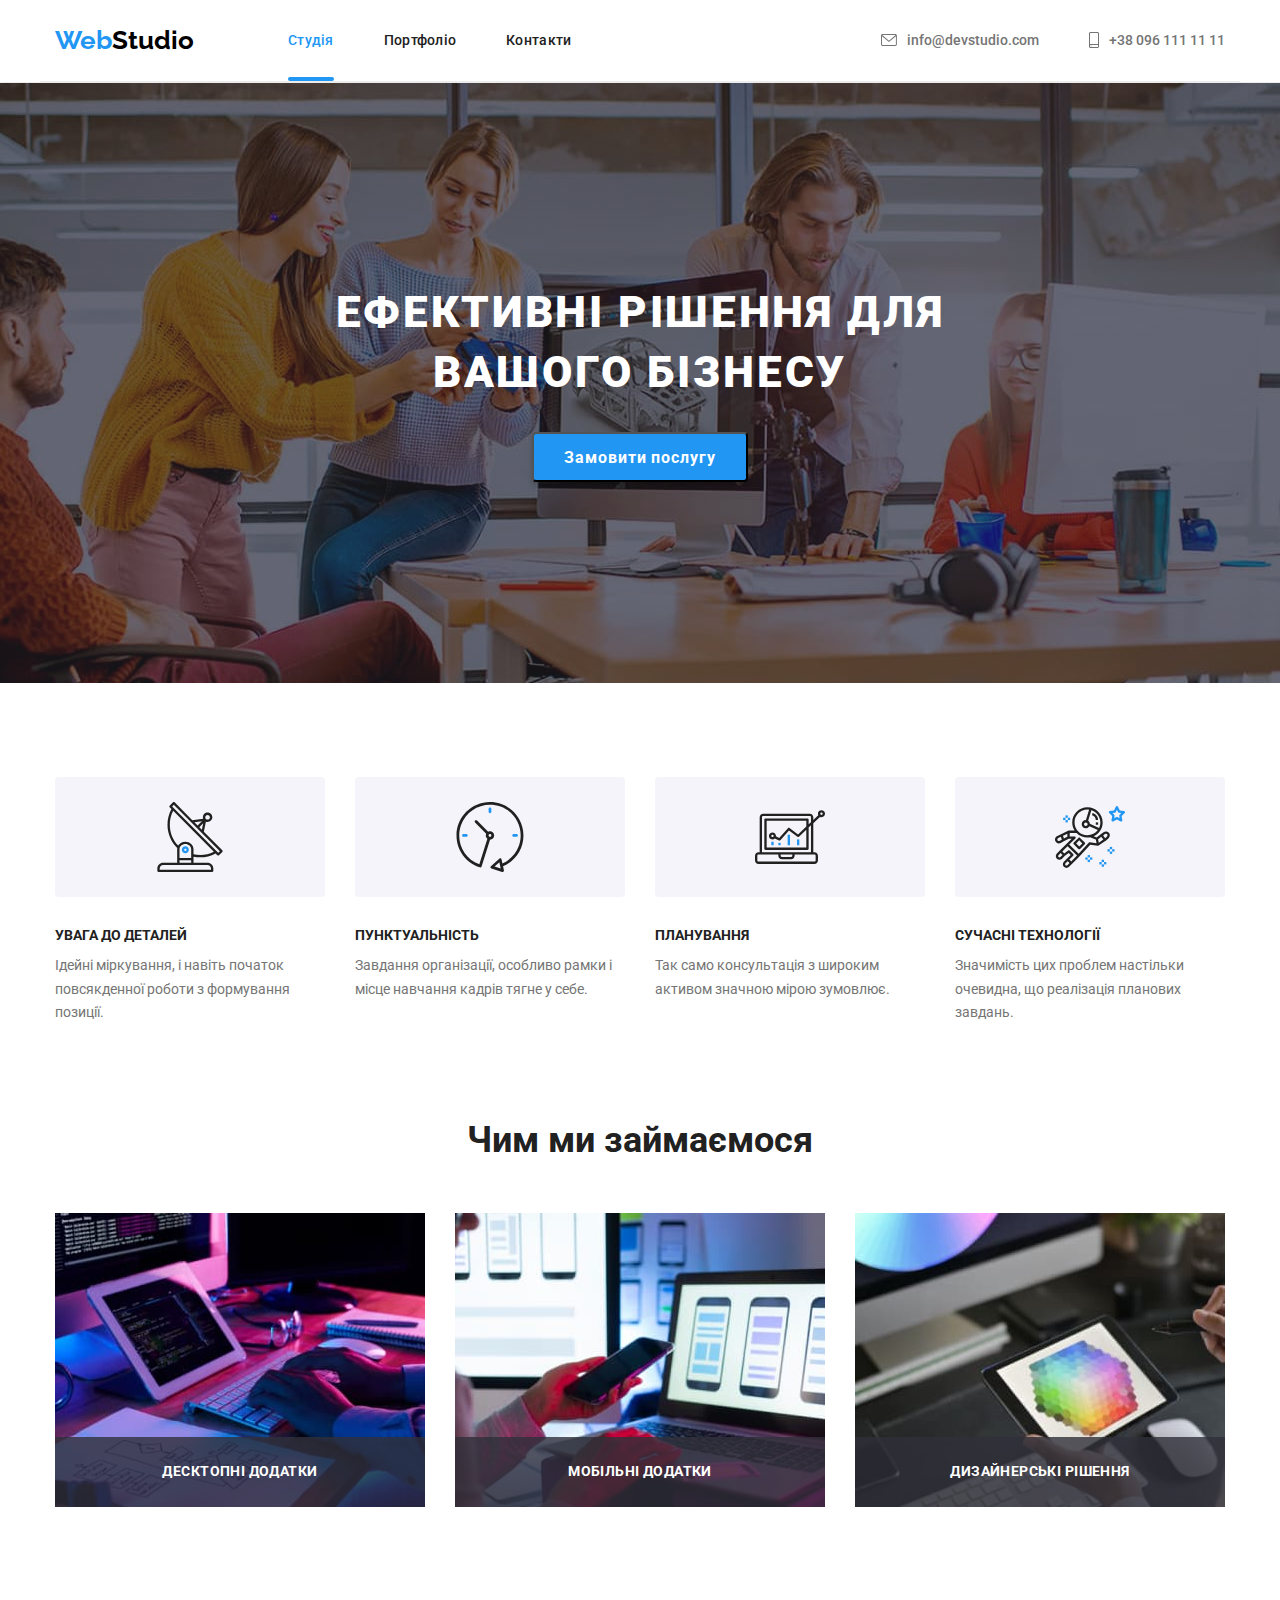
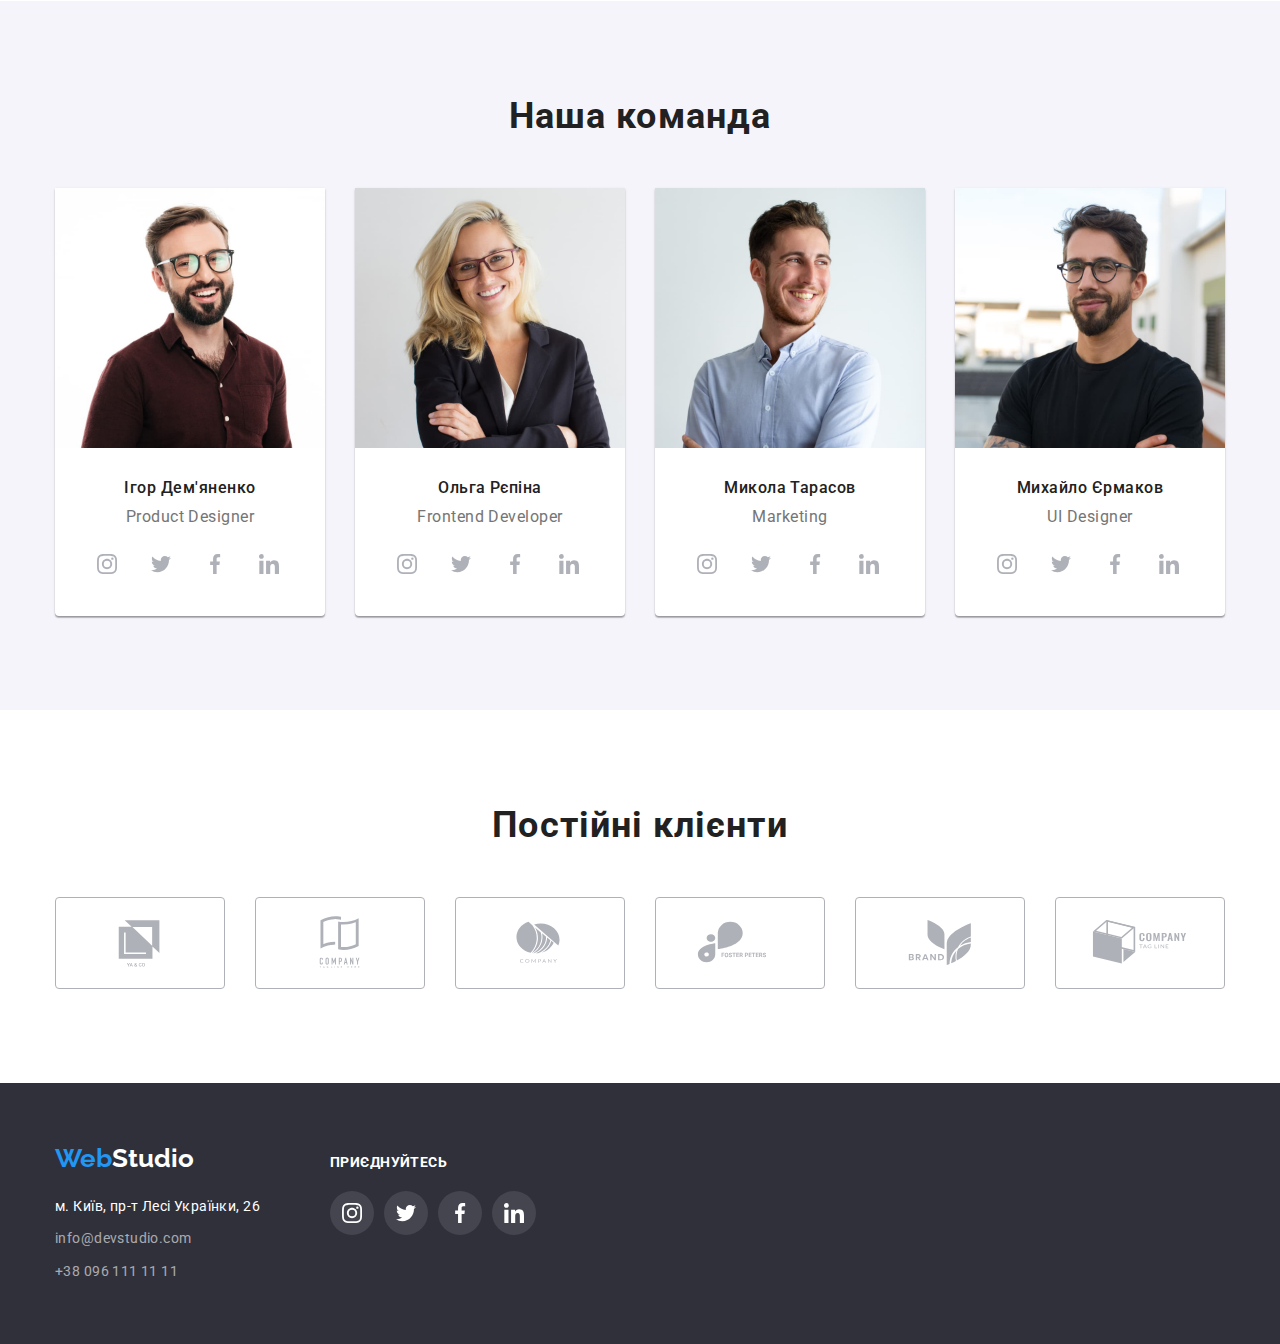
<file: index.html>
<!DOCTYPE html>
<html lang="uk">

<head>
    <meta charset="UTF-8">
    <meta name="viewport" content="width=device-width, initial-scale=1.0">
    <title>WebStudio</title>
    <link rel="preconnect" href="https://fonts.googleapis.com">
    <link rel="preconnect" href="https://fonts.gstatic.com" crossorigin>
    <link
        href="https://fonts.googleapis.com/css2?family=Comfortaa&family=Inter:wght@400;700&family=Montserrat:wght@400;500;700&family=Raleway:wght@700&family=Roboto:wght@400;500;700;900&display=swap"
        rel="stylesheet">
    <link rel="stylesheet" href="https://cdn.jsdelivr.net/npm/modern-normalize@2.0.0/modern-normalize.min.css">
    <link rel="stylesheet" href="./css/stylse.css">
</head>

<body>
    <header class="header">
        <div class="container header">
            <nav class="navigation">
                <a class="logo-header link" href="./index.html"><span class="logo-secondary">Web</span>Studio</a>
                <ul class="nav-list list">
                    <li class="item">
                        <a class="nav-link link active" href="./index.html">Студія</a>
                    </li>
                    <li class="item">
                        <a class="nav-link link" href="./portfolio.html">Портфоліо</a>
                    </li>
                    <li class="item">
                        <a class="nav-link link" href="">Контакти</a>
                    </li>
                </ul>

            </nav>
            <ul class="contacts-list list">
                <li class="item"><a class="contacts-link link" href="mailto:info@devstudio.com">
                        <svg class="studio-icons" width="16" height="12">
                            <use href="./imges/sprite.svg#envelope"></use>
                        </svg>info@devstudio.com</a>
                </li>
                <li class="item"><a class="contacts-link link" href="tel:+380961111111">
                        <svg class="studio-icons" width="10" height="16">
                            <use href="./imges/sprite.svg#smartphone"></use>
                        </svg>+38 096 111 11 11</a></li>
            </ul>
        </div>
    </header>
    <main>

        <section class="hero section">
            <div class="container">
                <h1 class="hero-title">Ефективні рішення для вашого бізнесу</h1>
                <button class="hero-btn" type="button" data-modal-open>Замовити послугу</button>
            </div>
        </section>

        <section class="features section">
            <div class="container">
                <h2 class="features-desc">Особливості</h2>
                <ul class="features-list list">
                    <li class="item">
                        <div class="item-icons">
                            <svg class="features-icons" width="70" height="70">
                                <use href="./imges/sprite.svg#antenna"></use>
                            </svg>
                        </div>
                        <h3 class="features-title">УВАГА ДО ДЕТАЛЕЙ</h3>
                        <p class="features-text">Ідейні міркування, і навіть початок повсякденної роботи з формування
                            позиції.</p>
                    </li>
                    <li class="item">
                        <div class="item-icons">
                            <svg class="features-icons" width="70" height="70">
                                <use href="./imges/sprite.svg#clock"></use>
                            </svg>
                        </div>
                        <h3 class="features-title">ПУНКТУАЛЬНІСТЬ</h3>
                        <p class="features-text">Завдання організації, особливо рамки і місце навчання кадрів тягне у
                            себе.
                        </p>
                    </li>
                    <li class="item">
                        <div class="item-icons">
                            <svg class="features-icons" width="70" height="70">
                                <use href="./imges/sprite.svg#diagram"></use>
                            </svg>
                        </div>
                        <h3 class="features-title">ПЛАНУВАННЯ</h3>
                        <p class="features-text">Так само консультація з широким активом значною мірою зумовлює.</p>
                    </li>
                    <li class="item">
                        <div class="item-icons">
                            <svg class="features-icons" width="70" height="70">
                                <use href="./imges/sprite.svg#astronaut"></use>
                            </svg>
                        </div>
                        <h3 class="features-title">СУЧАСНІ ТЕХНОЛОГІЇ</h3>
                        <p class="features-text">Значимість цих проблем настільки очевидна, що реалізація планових
                            завдань.
                        </p>
                    </li>
                </ul>
            </div>
        </section>

        <section class="services section">
            <div class="container services-gruop">
                <h2 class="services-title">Чим ми займаємося</h2>
                <ul class="services-list list">
                    <li class="item">
                        <img class="imge" src="./imges/works-on-tablet.jpg" alt="людина працює на планшеті" width="370">

                        <p class="services-text">Десктопні додатки</p>

                    </li>
                    <li class="item">
                        <img class="imge" src="./imges/designer-makes.jpg" alt="дизайнер робить макет" width="370">

                        <p class="services-text">Мобільні додатки</p>

                    </li>
                    <li class="item">
                        <img class="imge" src="./imges/color-spectrum.jpg" alt="спектр кольорів" width="370">

                        <p class="services-text">Дизайнерські рішення</p>

                    </li>
                </ul>
            </div>
        </section>

        <section class="team section">
            <div class="container team-gruop">
                <h2 class="team-title">Наша команда</h2>
                <ul class="team-list">
                    <li class="item">
                        <img class="imge" src="./imges/team-photo/igor-demyanenko.jpg" alt="фото Ігоря Дем'яненко"
                            width="270">
                        <div class="team-description">
                            <h3 class="team-name">Ігор Дем'яненко</h3>
                            <p class="team-text" lang="eu">Product Designer</p>
                            <ul class="team-list">
                                <li class="team-item">
                                    <a class="team-link" href="">
                                        <svg class="team-icons" width="20" height="20">
                                            <use href="./imges/sprite.svg#instagram"></use>
                                        </svg>
                                    </a>
                                </li>
                                <li class="team-item">
                                    <a class="team-link" href="">
                                        <svg class="team-icons" width="20" height="20">
                                            <use href="./imges/sprite.svg#twitter"></use>
                                        </svg>
                                    </a>
                                </li>
                                <li class="team-item">
                                    <a class="team-link" href="">
                                        <svg class="team-icons" width="20" height="20">
                                            <use href="./imges/sprite.svg#facebook">

                                            </use>
                                        </svg>
                                    </a>
                                </li>
                                <li class="team-item">
                                    <a class="team-link" href="">
                                        <svg class="team-icons" width="20" height="20">
                                            <use href="./imges/sprite.svg#linkedin">

                                            </use>
                                        </svg>
                                    </a>
                                </li>
                            </ul>
                        </div>
                    </li>
                    <li class="item">
                        <img class="imge" src="./imges/team-photo/olga-repina.jpg" alt="фото Ольги Рэпіной" width="270">
                        <div class="team-description">
                            <h3 class="team-name">Ольга Рєпіна</h3>
                            <p class="team-text" lang="eu">Frontend Developer</p>
                            <ul class="team-list">
                                <li class="team-item">
                                    <a class="team-link" href="">
                                        <svg class="team-icons" width="20" height="20">
                                            <use href="./imges/sprite.svg#instagram"></use>
                                        </svg>
                                    </a>
                                </li>
                                <li class="team-item">
                                    <a class="team-link" href="">
                                        <svg class="team-icons" width="20" height="20">
                                            <use href="./imges/sprite.svg#twitter"></use>
                                        </svg>
                                    </a>
                                </li>
                                <li class="team-item">
                                    <a class="team-link" href="">
                                        <svg class="team-icons" width="20" height="20">
                                            <use href="./imges/sprite.svg#facebook">

                                            </use>
                                        </svg>
                                    </a>
                                </li>
                                <li class="team-item">
                                    <a class="team-link" href="">
                                        <svg class="team-icons" width="20" height="20">
                                            <use href="./imges/sprite.svg#linkedin">

                                            </use>
                                        </svg>
                                    </a>
                                </li>
                            </ul>
                        </div>
                    </li>
                    <li class="item">
                        <img class="imge" src="./imges/team-photo/mikola-tarasov.jpg" alt="фото Миколи Тарасова"
                            width="270">
                        <div class="team-description">
                            <h3 class="team-name">Микола Тарасов</h3>
                            <p class="team-text" lang="eu">Marketing</p>
                            <ul class="team-list">
                                <li class="team-item">
                                    <a class="team-link" href="">
                                        <svg class="team-icons" width="20" height="20">
                                            <use href="./imges/sprite.svg#instagram"></use>
                                        </svg>
                                    </a>
                                </li>
                                <li class="team-item">
                                    <a class="team-link" href="">
                                        <svg class="team-icons" width="20" height="20">
                                            <use href="./imges/sprite.svg#twitter"></use>
                                        </svg>
                                    </a>
                                </li>
                                <li class="team-item">
                                    <a class="team-link" href="">
                                        <svg class="team-icons" width="20" height="20">
                                            <use href="./imges/sprite.svg#facebook">

                                            </use>
                                        </svg>
                                    </a>
                                </li>
                                <li class="team-item">
                                    <a class="team-link" href="">
                                        <svg class="team-icons" width="20" height="20">
                                            <use href="./imges/sprite.svg#linkedin">

                                            </use>
                                        </svg>
                                    </a>
                                </li>
                            </ul>
                        </div>
                    </li>
                    <li class="item">
                        <img class="imge" src="./imges/team-photo/mihaylo-ermakov.jpg" alt="фото Михайла Єрмакова"
                            width="270">
                        <div class="team-description">
                            <h3 class="team-name">Михайло Єрмаков</h3>
                            <p class="team-text" lang="eu">UI Designer</p>
                            <ul class="team-list">
                                <li class="team-item">
                                    <a class="team-link" href="">
                                        <svg class="team-icons" width="20" height="20">
                                            <use href="./imges/sprite.svg#instagram"></use>
                                        </svg>
                                    </a>
                                </li>
                                <li class="team-item">
                                    <a class="team-link" href="">
                                        <svg class="team-icons" width="20" height="20">
                                            <use href="./imges/sprite.svg#twitter"></use>
                                        </svg>
                                    </a>
                                </li>
                                <li class="team-item">
                                    <a class="team-link" href="">
                                        <svg class="team-icons" width="20" height="20">
                                            <use href="./imges/sprite.svg#facebook">

                                            </use>
                                        </svg>
                                    </a>
                                </li>
                                <li class="team-item">
                                    <a class="team-link" href="">
                                        <svg class="team-icons" width="20" height="20">
                                            <use href="./imges/sprite.svg#linkedin">

                                            </use>
                                        </svg>
                                    </a>
                                </li>
                            </ul>
                        </div>
                    </li>
                </ul>
            </div>
        </section>
        <section class="customers section">
            <div class="container">
                <h2 class="customers-title">Постійні клієнти</h2>
                <ul class="customers-list">
                    <li class="costomers-item">
                        <a class="costomers-link" href="">
                            <svg class="customers-icons" width="106" height="60">
                                <use href="./imges/sprite.svg#logo-1"></use>
                            </svg>
                        </a>
                    </li>
                    <li class="costomers-item">
                        <a class="costomers-link" href="">
                            <svg class="customers-icons" width="106" height="60">
                                <use href="./imges/sprite.svg#logo-2"></use>
                            </svg>
                        </a>
                    </li>
                    <li class="costomers-item">
                        <a class="costomers-link" href="">
                            <svg class="customers-icons" width="106" height="60">
                                <use href="./imges/sprite.svg#logo-3"></use>
                            </svg>
                        </a>
                    </li>
                    <li class="costomers-item">
                        <a class="costomers-link" href="">
                            <svg class="customers-icons" width="106" height="60">
                                <use href="./imges/sprite.svg#logo-4"></use>
                            </svg>
                        </a>
                    </li>
                    <li class="costomers-item">
                        <a class="costomers-link" href="">
                            <svg class="customers-icons" width="106" height="60">
                                <use href="./imges/sprite.svg#logo-5"></use>
                            </svg>
                        </a>
                    </li>
                    <li class="costomers-item">
                        <a class="costomers-link" href="">
                            <svg class="customers-icons" width="106" height="60">
                                <use href="./imges/sprite.svg#logo-6"></use>
                            </svg>
                        </a>
                    </li>
                </ul>
            </div>
        </section>
    </main>
    <footer class="footer">
        <div class="container-footer">
            <div class="address-group">
                <a class="logo-footer link" href="./index.html"><span class="logo-secondary">Web</span>Studio</a>
                <address class="contacts link">
                    <ul class="contacts-list-footer list">
                        <li class="item">
                            <a class="contacts-map link" href="https://goo.gl/maps/YsEpjzGzhALQQW4K9" target="_blank"
                                rel="noopener noreferrer">м. Київ, пр-т Лесі Українки, 26
                            </a>
                        </li>
                        <li class="item">
                            <a class="contacts-link-footer link" href="mailto:info@devstudio.com">info@devstudio.com
                            </a>
                        </li>
                        <li class="item">
                            <a class="contacts-link-footer link" href="tel:+380961111111">+38 096 111 11 11
                            </a>
                        </li>
                    </ul>

                </address>
            </div>
            <div class="social-network">
                <h2 class="social-network-title">приєднуйтесь</h2>
                <ul class="team-list">
                    <li class="team-item">
                        <a class="team-link" href="">
                            <svg class="team-icons" width="20" height="20">
                                <use href="./imges/sprite.svg#instagram"></use>
                            </svg>
                        </a>
                    </li>
                    <li class="team-item">
                        <a class="team-link" href="">
                            <svg class="team-icons" width="20" height="20">
                                <use href="./imges/sprite.svg#twitter"></use>
                            </svg>
                        </a>
                    </li>
                    <li class="team-item">
                        <a class="team-link" href="">
                            <svg class="team-icons" width="20" height="20">
                                <use href="./imges/sprite.svg#facebook">

                                </use>
                            </svg>
                        </a>
                    </li>
                    <li class="team-item">
                        <a class="team-link" href="">
                            <svg class="team-icons" width="20" height="20">
                                <use href="./imges/sprite.svg#linkedin">

                                </use>
                            </svg>
                        </a>
                    </li>
                </ul>
            </div>
        </div>
    </footer>
    <div class="backdrop is-hidden" data-modal>
        <div class="modal">
            <button class="modal-close" type="button" data-modal-close>
                <svg class="modal-icon" width="18" height="18">
                    <use href="./imges/sprite.svg#close"></use>
                </svg>
            </button>
        </div>
    </div>
    <script src="./js/modal.js"></script>
</body>

</html>
</file>
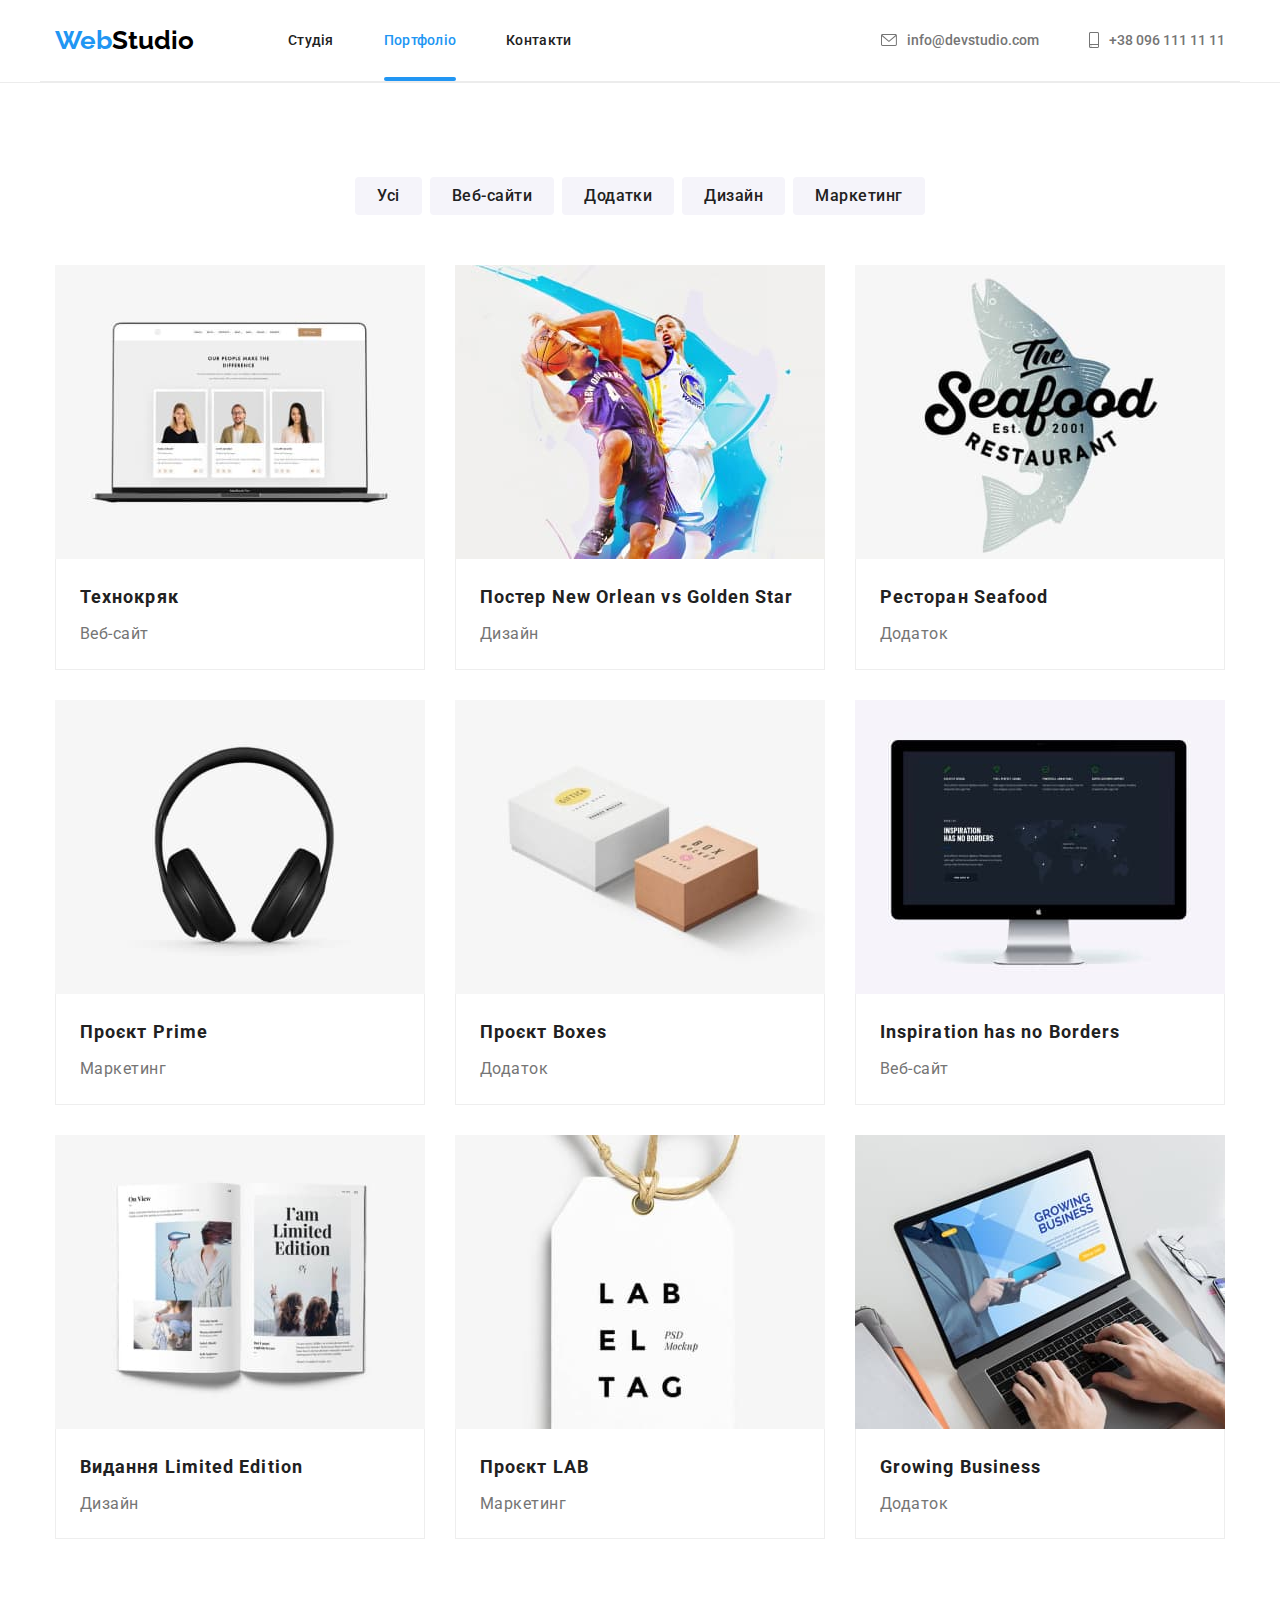
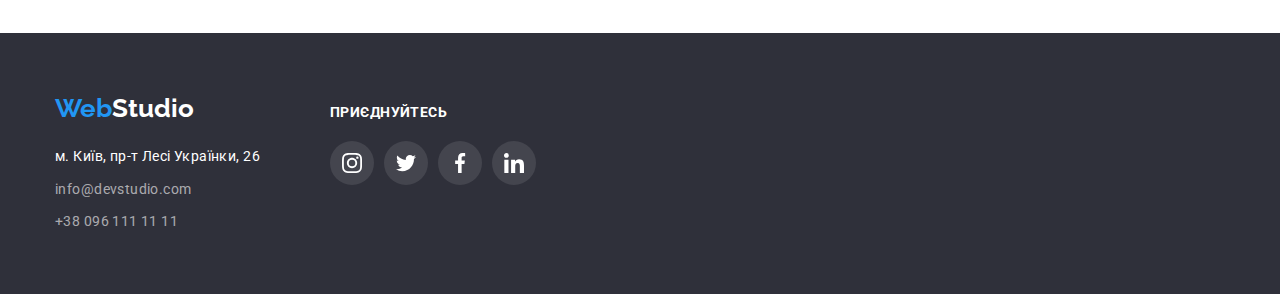
<file: portfolio.html>
<!DOCTYPE html>
<html lang="uk">

<head>
    <meta charset="UTF-8">
    <meta name="viewport" content="width=device-width, initial-scale=1.0">
    <title>Портфоліо</title>
    <link rel="preconnect" href="https://fonts.googleapis.com">
    <link rel="preconnect" href="https://fonts.gstatic.com" crossorigin>
    <link
        href="https://fonts.googleapis.com/css2?family=Comfortaa&family=Inter:wght@400;700&family=Montserrat:wght@400;500;700&family=Raleway:wght@700&family=Roboto:wght@400;500;700;900&display=swap"
        rel="stylesheet">
    <link rel="stylesheet" href="https://cdn.jsdelivr.net/npm/modern-normalize@2.0.0/modern-normalize.min.css">
    <link rel="stylesheet" href="./css/stylse.css">
</head>

<body>

    <header class="header">
        <div class="container header">
            <nav class="navigation">
                <a class="logo-header link" href="./index.html"><span class="logo-secondary">Web</span>Studio</a>
                <ul class="nav-list list">
                    <li class="item">
                        <a class="nav-link link " href="./index.html">Студія</a>
                    </li>
                    <li class="item">
                        <a class="nav-link link active" href="./portfolio.html">Портфоліо</a>
                    </li>
                    <li class="item">
                        <a class="nav-link link" href="">Контакти</a>
                    </li>
                </ul>

            </nav>
            <ul class="contacts-list list">
                <li class="item"><a class="contacts-link link" href="mailto:info@devstudio.com">
                        <svg class="studio-icons" width="16" height="12">
                            <use href="./imges/sprite.svg#envelope"></use>
                        </svg>info@devstudio.com</a>
                </li>
                <li class="item"><a class="contacts-link link" href="tel:+380961111111">
                        <svg class="studio-icons" width="10" height="16">
                            <use href="./imges/sprite.svg#smartphone"></use>
                        </svg>+38 096 111 11 11</a></li>
            </ul>
        </div>
    </header>
    <main>
        <section class="filter section">
            <div class="container">
                <h2 class="filter-title">Порфоліо</h2>
                <ul class="filter-list list">
                    <li class="item"><button class="filter-btn" type="button">Усі</button></li>
                    <li class="item"><button class="filter-btn" type="button">Веб-сайти</button></li>
                    <li class="item"><button class="filter-btn" type="button">Додатки</button></li>
                    <li class="item"><button class="filter-btn" type="button">Дизайн</button></li>
                    <li class="item"><button class="filter-btn" type="button">Маркетинг</button></li>
                </ul>
                <ul class="portfolio-list list">
                    <li class="item">
                        <a class="portfolio-link link" href="">
                            <div class="product-thumb">
                                <img class="imges" src="./imges/photo-portfolio/technocrack.jpg"
                                    alt="Веб-сайт Технокряк" width=370>
                                <div class="portfolio-overlay">
                                    <p class="product-text">Ресурс пропонує комплексні пропозиції з різним рівнем
                                        функціоналу та сервісів. Все це
                                        дозволить відвідувачу отримати
                                        вичерпні відомості про компанію чи приватну особу.</p>
                                </div>
                            </div>
                            <div class="portfolio-description">
                                <h3 class="portfolio-title">Технокряк</h3>
                                <p class="portfolio-text">Веб-сайт</p>
                            </div>
                        </a>
                    </li>
                    <li class="item">
                        <a class="portfolio-link link" href="">
                            <div class="product-thumb">
                                <img class="imges" src="./imges/photo-portfolio/basketball-poster.jpg"
                                    alt="Постер New Orlean vs Golden Star" width=370>
                                <div class="portfolio-overlay">
                                    <p class="product-text">Ресурс пропонує комплексні пропозиції з різним рівнем
                                        функціоналу та сервісів. Все це
                                        дозволить відвідувачу отримати
                                        вичерпні відомості про компанію чи приватну особу.</p>
                                </div>
                            </div>
                            <div class="portfolio-description">
                                <h3 class="portfolio-title">Постер New Orlean vs Golden Star</h3>
                                <p class="portfolio-text">Дизайн</p>
                            </div>
                        </a>
                    </li>
                    <li class="item">
                        <a class="portfolio-link link" href="">
                            <div class="product-thumb">
                                <img class="imges" src="./imges/photo-portfolio/seafood-restaurant.jpg"
                                    alt="Ресторан Seafood" width=370>
                                <div class="portfolio-overlay">
                                    <p class="product-text">Ресурс пропонує комплексні пропозиції з різним рівнем
                                        функціоналу та сервісів. Все це
                                        дозволить відвідувачу отримати
                                        вичерпні відомості про компанію чи приватну особу.</p>
                                </div>
                            </div>
                            <div class="portfolio-description">
                                <h3 class="portfolio-title">Ресторан Seafood</h3>
                                <p class="portfolio-text">Додаток</p>
                            </div>
                        </a>
                    </li>
                    <li class="item">
                        <a class="portfolio-link link" href="">
                            <div class="product-thumb">
                                <img class="imges" src="./imges/photo-portfolio/project-prime.jpg" alt="Проєкт Prime"
                                    width=370>
                                <div class="portfolio-overlay">
                                    <p class="product-text">Ресурс пропонує комплексні пропозиції з різним рівнем
                                        функціоналу та сервісів. Все це
                                        дозволить відвідувачу отримати
                                        вичерпні відомості про компанію чи приватну особу.</p>
                                </div>
                            </div>
                            <div class="portfolio-description">
                                <h3 class="portfolio-title">Проєкт Prime</h3>
                                <p class="portfolio-text">Маркетинг</p>
                            </div>
                        </a>
                    </li>
                    <li class="item">
                        <a class="portfolio-link link" href="">
                            <div class="product-thumb">
                                <img class="imges" src="./imges/photo-portfolio/boxes-project.jpg" alt="Проєкт Boxes"
                                    width=370>
                                <div class="portfolio-overlay">
                                    <p class="product-text">Ресурс пропонує комплексні пропозиції з різним рівнем
                                        функціоналу та сервісів. Все це
                                        дозволить відвідувачу отримати
                                        вичерпні відомості про компанію чи приватну особу.</p>
                                </div>
                            </div>
                            <div class="portfolio-description">
                                <h3 class="portfolio-title">Проєкт Boxes</h3>
                                <p class="portfolio-text">Додаток</p>
                            </div>
                        </a>
                    </li>
                    <li class="item">
                        <a class="portfolio-link link" href="">
                            <div class="product-thumb">
                                <img class="imges" src="./imges/photo-portfolio/inspiration-website.jpg"
                                    alt="Веб-сайт Inspiration has no Borders" width=370>
                                <div class="portfolio-overlay">
                                    <p class="product-text">Ресурс пропонує комплексні пропозиції з різним рівнем
                                        функціоналу та сервісів. Все це
                                        дозволить відвідувачу отримати
                                        вичерпні відомості про компанію чи приватну особу.</p>
                                </div>
                            </div>
                            <div class="portfolio-description">
                                <h3 class="portfolio-title">Inspiration has no Borders</h3>
                                <p class="portfolio-text">Веб-сайт</p>
                            </div>
                        </a>
                    </li>
                    <li class="item">
                        <a class="portfolio-link link" href="">
                            <div class="product-thumb">
                                <img class="imges" src="./imges/photo-portfolio/limited-edition.jpg"
                                    alt="Видання Limited Edition" width=370>
                                <div class="portfolio-overlay">
                                    <p class="product-text">Ресурс пропонує комплексні пропозиції з різним рівнем
                                        функціоналу та сервісів. Все це
                                        дозволить відвідувачу отримати
                                        вичерпні відомості про компанію чи приватну особу.</p>
                                </div>
                            </div>
                            <div class="portfolio-description">
                                <h3 class="portfolio-title">Видання Limited Edition</h3>
                                <p class="portfolio-text">Дизайн</p>
                            </div>
                        </a>
                    </li>
                    <li class="item">
                        <a class="portfolio-link link" href="">
                            <div class="product-thumb">
                                <img class="imges" src="./imges/photo-portfolio/lab-project.jpg" alt="Проєкт LAB"
                                    width=370>
                                <div class="portfolio-overlay">
                                    <p class="product-text">Ресурс пропонує комплексні пропозиції з різним рівнем
                                        функціоналу та сервісів. Все це
                                        дозволить відвідувачу отримати
                                        вичерпні відомості про компанію чи приватну особу.</p>
                                </div>
                            </div>
                            <div class="portfolio-description">
                                <h3 class="portfolio-title">Проєкт LAB</h3>
                                <p class="portfolio-text">Маркетинг</p>
                            </div>
                        </a>
                    </li>
                    <li class="item">
                        <a class="portfolio-link link" href="">
                            <div class="product-thumb">
                                <img class="imges" src="./imges/photo-portfolio/growing-business.jpg"
                                    alt="Growing Business" width=370>
                                <div class="portfolio-overlay">
                                    <p class="product-text">Ресурс пропонує комплексні пропозиції з різним рівнем
                                        функціоналу та сервісів. Все це
                                        дозволить відвідувачу отримати
                                        вичерпні відомості про компанію чи приватну особу.</p>
                                </div>
                            </div>
                            <div class="portfolio-description">
                                <h3 class="portfolio-title">Growing Business</h3>
                                <p class="portfolio-text">Додаток</p>
                            </div>
                        </a>
                    </li>
                </ul>
            </div>
        </section>

    </main>
    <footer class="footer">
        <div class="container-footer">
            <div class="address-group">
                <a class="logo-footer link" href="./index.html"><span class="logo-secondary">Web</span>Studio</a>
                <address class="contacts link">
                    <ul class="contacts-list-footer list">
                        <li class="item">
                            <a class="contacts-map link" href="https://goo.gl/maps/YsEpjzGzhALQQW4K9" target="_blank"
                                rel="noopener noreferrer">м. Київ, пр-т Лесі Українки, 26
                            </a>
                        </li>
                        <li class="item">
                            <a class="contacts-link-footer link" href="mailto:info@devstudio.com">info@devstudio.com
                            </a>
                        </li>
                        <li class="item">
                            <a class="contacts-link-footer link" href="tel:+380961111111">+38 096 111 11 11
                            </a>
                        </li>
                    </ul>

                </address>
            </div>
            <div class="social-network">
                <h2 class="social-network-title">приєднуйтесь</h2>
                <ul class="team-list">
                    <li class="team-item">
                        <a class="team-link" href="">
                            <svg class="team-icons" width="20" height="20">
                                <use href="./imges/sprite.svg#instagram"></use>
                            </svg>
                        </a>
                    </li>
                    <li class="team-item">
                        <a class="team-link" href="">
                            <svg class="team-icons" width="20" height="20">
                                <use href="./imges/sprite.svg#twitter"></use>
                            </svg>
                        </a>
                    </li>
                    <li class="team-item">
                        <a class="team-link" href="">
                            <svg class="team-icons" width="20" height="20">
                                <use href="./imges/sprite.svg#facebook">

                                </use>
                            </svg>
                        </a>
                    </li>
                    <li class="team-item">
                        <a class="team-link" href="">
                            <svg class="team-icons" width="20" height="20">
                                <use href="./imges/sprite.svg#linkedin">

                                </use>
                            </svg>
                        </a>
                    </li>
                </ul>
            </div>
        </div>
    </footer>

</body>

</html>
</file>
<file: css/stylse.css>
:root {
  --brand-color: #2196f3;
  --background-main: #fff;
  --background-secondary: #f5f4fa;
  --background-accent: #2f303a;
  --main-text: #757575;
  --color-title: #212121;
  --color-nav-link: #212121;
}

body {
  font-family: "roboto", sans-serif;
  color: var(--main-text);
  font-size: 14px;
  line-height: 1.2;
}

ul {
  padding-left: 0;
  margin: 0;
  list-style: none;
}

h1,
h2,
h3,
h4,
h5,
h6 {
  margin: 0;
}

p {
  margin: 0;
}

.section {
  padding-top: 94px;
  padding-bottom: 94px;
}

.container {
  width: 1200px;

  padding-left: 15px;
  padding-right: 15px;
  margin-left: auto;
  margin-right: auto;
}

.container.header {
  display: flex;
  align-items: center;
}

.list {
  list-style-type: none;
}

.link {
  text-decoration: none;
}

/* logo */

.logo-header {
  margin-right: 94px;
  font-family: Raleway;
  font-size: 26px;
  font-weight: 700;
  color: #000;
}

.logo-secondary {
  color: var(--brand-color);
}

.logo-footer {
  display: block;

  margin-bottom: 20px;
  font-family: Raleway;
  font-size: 26px;
  font-weight: 700;
  color: #fff;
}

.contacts-list-footer .item:not(:last-child) {
  margin-bottom: 9px;
}

/* navigation */

.navigation {
  display: flex;
  align-items: center;
}

.nav-link {
  color: var(--color-nav-link);
  font-family: Roboto;
  font-size: 14px;
  font-weight: 500;
  letter-spacing: 0.28px;
  list-style-image: none;

  transition-property: color;
  transition-duration: 250ms;
  transition-timing-function: cubic-bezier(0.4, 0, 0.2, 1);
}

.nav-list {
  display: flex;
}

.nav-link:hover,
.nav-link:focus,
.nav-link:active {
  color: var(--brand-color);
}

.nav-list > .item:not(:last-child) {
  margin-right: 50px;
}

.nav-link {
  position: relative;

  display: flex;
  flex-wrap: wrap;
  padding-top: 32px;
  padding-bottom: 32px;
}

.active {
  color: var(--brand-color);
  font-size: 14px;
  font-weight: 500;
  letter-spacing: 0.28px;
  list-style-image: none;
}
.active::after {
  content: "";

  position: absolute;
  bottom: 0;
  left: 0;

  width: 100%;
  height: 4px;

  background-color: var(--brand-color);
  border-radius: 2px;
}

/* contacts */

.contacts-list {
  display: flex;
  margin-left: auto;
}

.contacts-list > .item:not(:last-child) {
  margin-right: 50px;
}

.contacts-link {
  display: flex;
  align-items: center;

  color: var(--main-text);
  font-size: 14px;
  font-weight: 500;
  list-style-image: none;

  transition-property: color;
  transition-duration: 250ms;
  transition-timing-function: cubic-bezier(0.4, 0, 0.2, 1);
}

.contacts-link:hover,
.contacts-link:focus,
.contacts-link:active {
  color: var(--brand-color);
}

.header {
  border-bottom: 1px solid #ececec;
}
.studio-icons {
  fill: currentColor;
  margin-right: 10px;
}

.studio-icons:hover,
.studio-icons:focus {
  fill: var(--brand-color);
}

/* hero */

.hero {
  max-width: 1600px;
  min-height: 600px;

  margin-left: auto;
  margin-right: auto;

  background-image: linear-gradient(
      rgba(47, 48, 58, 0.4),
      rgba(47, 48, 58, 0.4)
    ),
    url(../imges/hero.jpg);
  background-size: cover;
  background-repeat: no-repeat;
  background-position: center;
  background-color: var(--background-accent);
  padding-top: 200px;
  padding-bottom: 200px;
}

.hero-title {
  width: 696px;

  margin-left: auto;
  margin-right: auto;
  margin-bottom: 30px;

  color: #fff;
  text-align: center;
  font-size: 44px;
  font-weight: 900;
  line-height: 1.36;
  letter-spacing: 2.64px;
  text-transform: uppercase;
}

.hero-btn {
  display: block;
  margin-left: auto;
  margin-right: auto;
  width: 216px;
  height: 50px;

  flex-shrink: 0;
  border-radius: 4px;
  background: #2196f3;
  box-shadow: 0px 4px 4px 0px rgba(0, 0, 0, 0.15);
  background: var(--brand-color);
  color: #fff;
  text-align: center;
  font-size: 16px;
  font-weight: 700;
  line-height: 1.87;
  letter-spacing: 0.96px;
}

/* features */

.features.section {
  padding-bottom: 0;
}

.features-list {
  display: flex;
}

.features-list .item.item:not(:last-child) {
  margin-right: 30px;
}

.features-desc {
  position: absolute;
  clip: rect(0 0 0 0);
  width: 1px;
  height: 1px;
  margin: -1px;
}

.features-title {
  margin-bottom: 10px;
  color: var(--color-title);
  font-size: 14px;
  font-style: normal;
  font-weight: 700;
  text-transform: uppercase;
}
.features-list .item {
  width: 270px;
}

.features-text {
  font-size: 14px;
  line-height: 1.71;
}
.item-icons {
  display: flex;
  align-items: center;
  justify-content: center;
  width: 270px;
  height: 120px;

  margin-bottom: 30px;
  border-radius: 4px;
  background: #f5f4fa;
}

/* services */

.services-title {
  margin-left: auto;
  margin-right: auto;
  margin-bottom: 50px;

  color: var(--color-title);
  text-align: center;
  font-size: 36px;
  font-weight: 700;
}

.services-gruop {
  flex-wrap: wrap;
}

.services-list {
  display: flex;
}

.services-list > .item.item:not(:last-child) {
  margin-right: 30px;
}
.services-list .imge {
  display: block;
}
.services-list .item {
  position: relative;
}
.services-description {
}
.services-text {
  position: absolute;
  bottom: 0;
  left: 0;

  display: flex;
  align-items: center;
  justify-content: center;
  width: 370px;
  height: 70px;

  color: #fff;
  font-size: 14px;
  font-weight: 700;
  letter-spacing: 0.42px;
  text-transform: uppercase;

  background: rgba(47, 48, 58, 0.8);
}
/* team */

.team-gruop {
  flex-wrap: wrap;
}

.team {
  background: var(--background-secondary);
}

.team-title {
  margin-bottom: 50px;
  margin-left: auto;
  margin-right: auto;

  color: var(--color-title);
  text-align: center;
  font-size: 36px;
  font-weight: 700;
  letter-spacing: 1.08px;
}

.team-list {
  display: flex;
  list-style-type: none;
}

.team-list .item.item:not(:last-child) {
  margin-right: 30px;
}

.team-list .item {
  width: 270px;

  border-radius: 0px 0px 4px 4px;
  background: #fff;
  box-shadow: 0px 2px 1px 0px rgba(0, 0, 0, 0.2),
    0px 1px 1px 0px rgba(0, 0, 0, 0.14), 0px 1px 3px 0px rgba(0, 0, 0, 0.12);
}
.team-description {
  padding: 30px;
}
.team-list .imge {
  display: block;
}

.team-name {
  margin-bottom: 10px;

  color: var(--color-title);
  text-align: center;
  font-size: 16px;
  font-weight: 500;
  letter-spacing: 0.48px;
}

.team-text {
  margin-bottom: 16px;

  text-align: center;
  font-size: 16px;
  letter-spacing: 0.48px;
}

.team-item:not(:last-child) {
  margin-right: 10px;
}

.team-link {
  display: flex;
  justify-content: center;
  align-items: center;
  width: 44px;
  height: 44px;

  border-radius: 50%;
  color: #afb1b8;

  transition-property: color, background-color;
  transition-duration: 250ms;
  transition-timing-function: cubic-bezier(0.4, 0, 0.2, 1);
}

.team-icons {
  fill: currentColor;
}

.team-link:hover,
.team-link:focus {
  background-color: var(--brand-color);
  color: #fff;
}

/* customers */
.customers-title {
  margin-bottom: 50px;

  color: var(--color-title);
  text-align: center;
  font-size: 36px;
  font-weight: 700;
  letter-spacing: 1.08px;
}

.customers-list {
  display: flex;
  gap: 30px;
}

.costomers-link {
  display: flex;
  justify-content: center;
  align-items: center;
  width: 170px;
  height: 92px;

  color: #afb1b8;

  border-radius: 4px;
  border: 1px solid #afb1b8;

  transition-property: color, border;
  transition-duration: 250ms;
  transition-timing-function: cubic-bezier(0.4, 0, 0.2, 1);
}

.costomers-link:hover,
.costomers-link:focus {
  color: var(--brand-color);
  border: 1px solid var(--brand-color);
}

.customers-icons {
  fill: currentColor;
}

/* footer */

.footer {
  background: var(--background-accent);
  padding-top: 60px;
  padding-bottom: 60px;
}

.container-footer {
  display: flex;
  align-items: baseline;
  width: 1200px;

  padding-left: 15px;
  padding-right: 15px;

  margin-left: auto;
  margin-right: auto;
}

.contacts-map {
  color: #fff;
  font-size: 14px;
  font-weight: 400;
  line-height: 1.71;
  letter-spacing: 0.42px;
  font-style: normal;
}

.contacts-link-footer {
  color: rgba(255, 255, 255, 0.6);
  font-size: 14px;
  font-style: normal;
  font-weight: 400;
  line-height: 1.71;
  letter-spacing: 0.42px;
}
.footer .team-link {
  color: #fff;
  background-color: rgba(255, 255, 255, 0.1);
}
.footer .team-link:hover,
.footer .team-link:focus {
  background-color: var(--brand-color);
}

.social-network-title {
  margin-bottom: 20px;
  color: #fff;
  font-size: 14px;
  font-weight: 700;
  letter-spacing: 0.42px;
  text-transform: uppercase;
}
.address-group {
  margin-right: 70px;
}

/* portfolio */

.filter-list {
  display: flex;
  justify-content: center;
  margin-left: auto;
  margin-right: auto;
  margin-bottom: 50px;
}

.filter-list .item:not(:last-child) {
  margin-right: 8px;
}

.portfolio-list {
  display: flex;
  flex-wrap: wrap;
}

.filter {
  background: #fff;
}

.filter-title {
  position: absolute;
  width: 1px;
  height: 1px;
  margin: -1px;

  clip: rect(0 0 0 0);
}

.filter-btn {
  padding: 6px 22px;
  flex-shrink: 0;
  border-radius: 4px;
  color: #212121;
  text-align: center;
  font-size: 16px;
  font-weight: 500;
  line-height: 1.62;
  letter-spacing: 0.48px;
  background: #f5f4fa;
  border: none;

  transition-property: color, background-color, box-shadow;
  transition-duration: 250ms;
  transition-timing-function: cubic-bezier(0.4, 0, 0.2, 1);
}

.filter-btn:hover,
.filter-btn:focus,
.filter-btn:active {
  color: #fff;
  background: #2196f3;
  box-shadow: 0px 2px 2px 0px rgba(0, 0, 0, 0.12),
    0px 1px 2px 0px rgba(0, 0, 0, 0.08), 0px 3px 1px 0px rgba(0, 0, 0, 0.1);
}
.portfolio-link {
  display: block;
  overflow: hidden;

  transition-property: box-shadow;
  transition-duration: 250ms;
  transition-timing-function: cubic-bezier(0.4, 0, 0.2, 1);
}

.portfolio-link .imges {
  display: block;
}

.portfolio-list .item {
  width: 370px;

  margin-right: 30px;
  margin-bottom: 30px;
  flex-shrink: 0;
}

.portfolio-link:hover,
.portfolio-link:focus {
  border: 1px solid #eee;
  background: #fff;
  box-shadow: 1px 4px 6px 0px rgba(0, 0, 0, 0.16),
    0px 4px 4px 0px rgba(0, 0, 0, 0.06), 0px 1px 1px 0px rgba(0, 0, 0, 0.12);
}

.portfolio-list .item:nth-child(3n + 3) {
  margin-right: 0;
}

.portfolio-list .item:nth-last-child(-n + 3) {
  margin-bottom: 0;
}

.portfolio-title {
  margin-bottom: 4px;

  color: var(--color-title);
  font-size: 18px;
  font-weight: 700;
  line-height: 2;
  letter-spacing: 1.08px;
}

.portfolio-text {
  color: var(--main-text);
  font-size: 16px;
  font-weight: 400;
  line-height: 1.87;
  letter-spacing: 0.48px;
}

.portfolio-description {
  padding: 20px 24px;
  border-right: 1px solid #eee;
  border-bottom: 1px solid #eee;
  border-left: 1px solid #eee;
  background: #fff;
}
.product-thumb {
  position: relative;

  overflow: hidden;
  transition-duration: 250ms;
  transition-timing-function: cubic-bezier(0.4, 0, 0.2, 1);
}

.portfolio-overlay {
  position: absolute;
  top: 0;
  left: 0;

  display: inline-block;
  width: 100%;
  height: 100%;

  background: rgba(33, 150, 243, 0.9);

  opacity: 0;
  transform: translateY(100%);

  transition: translateY(100%);
  transition-duration: 250ms;
  transition-timing-function: cubic-bezier(0.4, 0, 0.2, 1);
}

.product-text {
  position: absolute;
  top: 50%;
  left: 50%;

  width: 322px;

  color: #fff;
  font-size: 18px;
  font-weight: 400;
  line-height: 1.55;
  letter-spacing: 0.54px;

  transform: translate(-50%, -50%);
}

.portfolio-link:hover .portfolio-overlay {
  opacity: 1;
  transform: translateY(0);
}

/* Modal window */

.backdrop {
  position: fixed;
  top: 0;
  left: 0;

  width: 100vw;
  height: 100vh;

  background-color: rgba(0, 0, 0, 0.2);

  opacity: 1;
  transition: opacity 250ms cubic-bezier(0.4, 0, 0.2, 1),
    visibility 250ms cubic-bezier(0.4, 0, 0.2, 1);
}

.backdrop.is-hidden {
  opacity: 0;
  visibility: hidden;
  pointer-events: none;
}

.backdrop.is-hidden .modal {
  transform: translate(-50%, -50%) scale(0.9);
}

.modal {
  position: absolute;
  top: 50%;
  left: 50%;

  min-width: 528px;
  min-height: 581px;

  border-radius: 4px;
  background: #fff;
  box-shadow: 0px 2px 1px 0px rgba(0, 0, 0, 0.2),
    0px 1px 1px 0px rgba(0, 0, 0, 0.14), 0px 1px 3px 0px rgba(0, 0, 0, 0.12);

  transform: translate(-50%, -50%) scale(1);
  transition: transform 250ms cubic-bezier(0.4, 0, 0.2, 1);
}

.modal-close {
  position: absolute;
  top: 8px;
  right: 8px;

  display: flex;
  align-items: center;
  justify-content: center;
  width: 30px;
  height: 30px;

  border-color: rgba(0, 0, 0, 0.1);
  border-radius: 50%;
  background-color: #fff;
}

.modal-icon {
  width: 18px;
  height: 18px;
}
</file>
